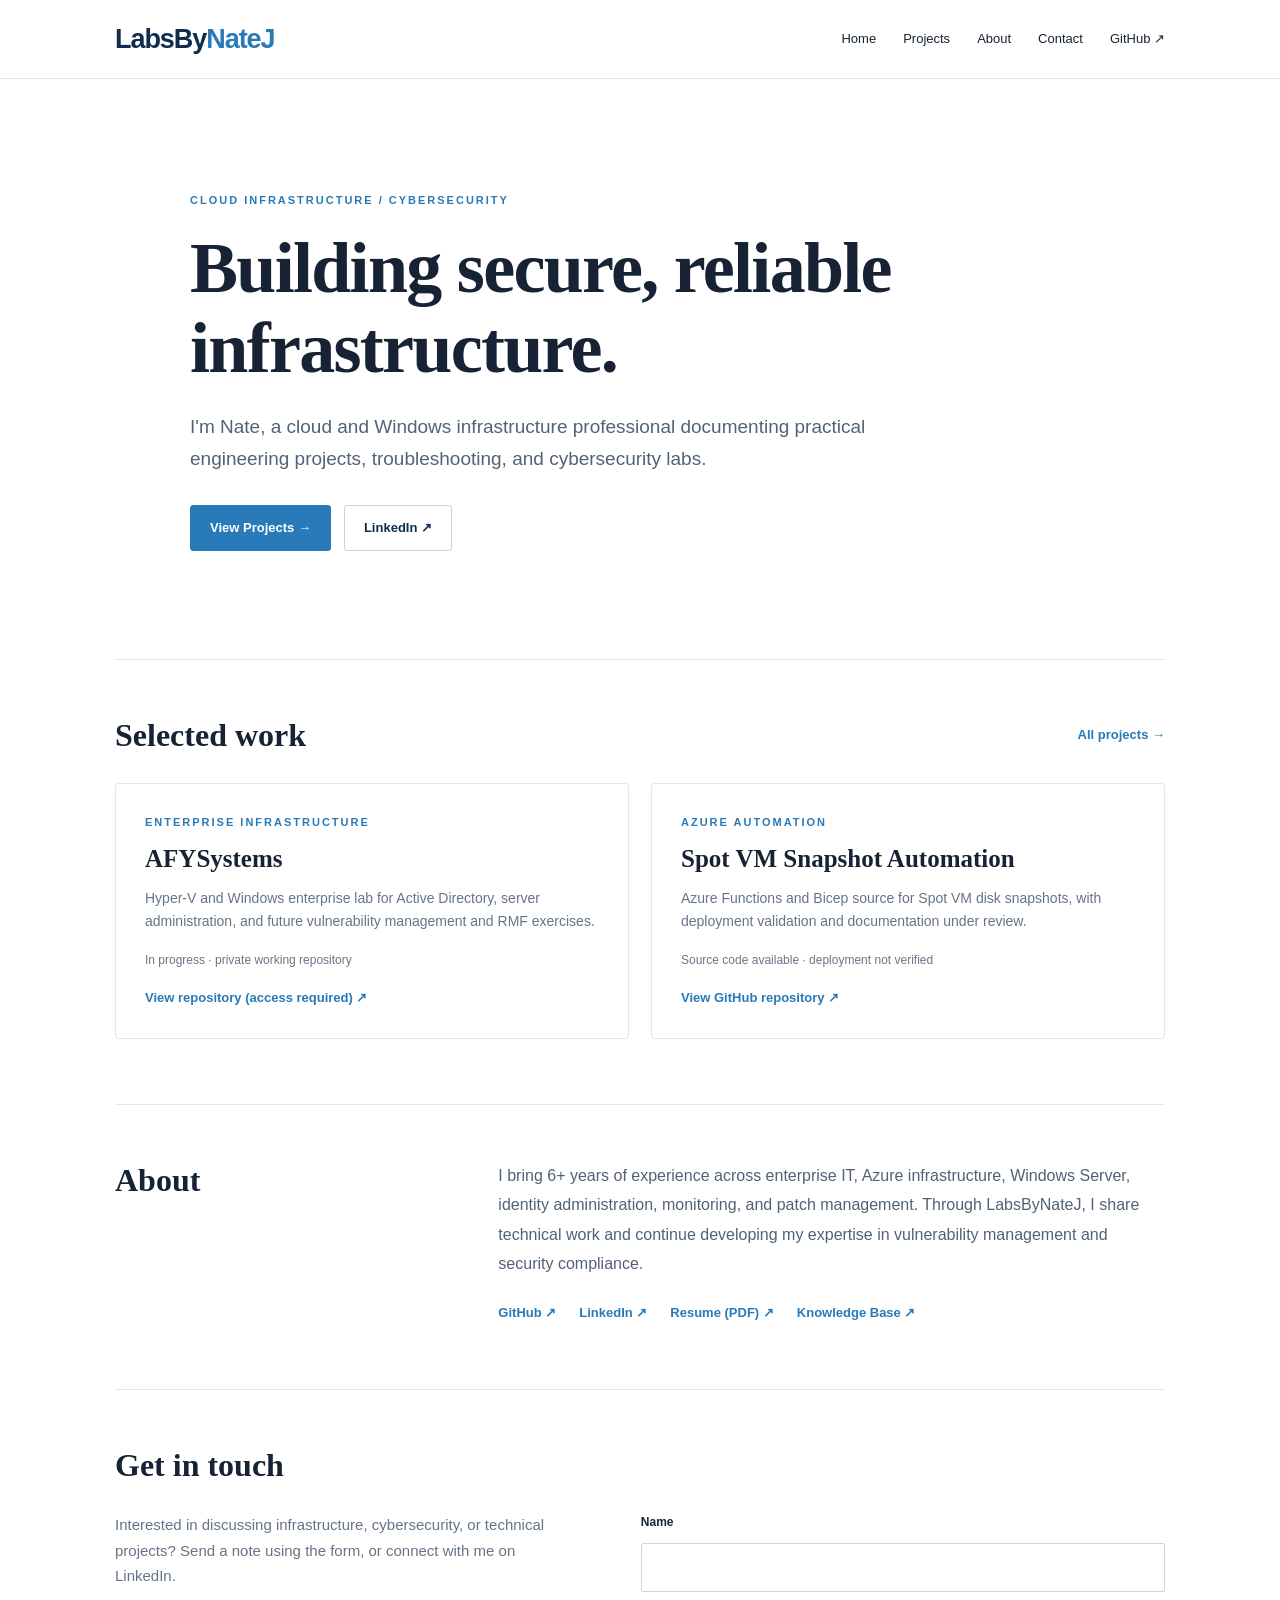
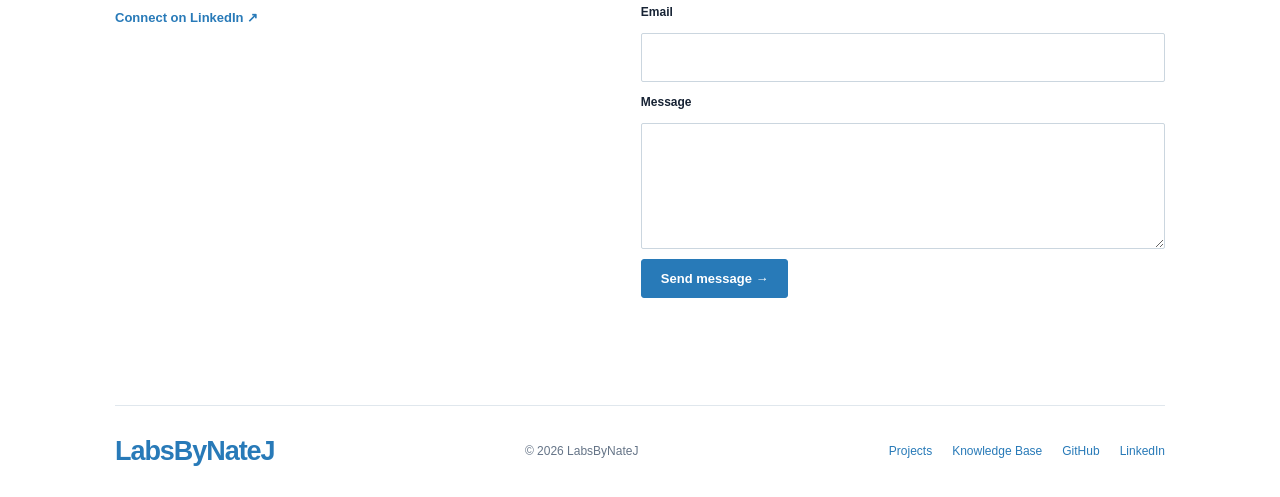
<file: index.html>
<!doctype html>
<html lang="en"><head><meta charset="utf-8"><meta name="viewport" content="width=device-width,initial-scale=1">
<title>LabsByNateJ | Cloud Infrastructure & Cybersecurity</title><meta name="description" content="Nate's enterprise Azure and Windows infrastructure experience, selected technical projects, and cybersecurity lab documentation."><meta name="theme-color" content="#ffffff"><link rel="canonical" href="https://labsbynatej.com/"><link rel="icon" type="image/svg+xml" href="/favicon.svg?v=8">
<meta property="og:title" content="LabsByNateJ | Infrastructure & Cybersecurity"><meta property="og:type" content="website"><meta property="og:url" content="https://labsbynatej.com/"><meta property="og:description" content="Cloud infrastructure, Windows systems, practical technical projects, and cybersecurity labs.">
<style>
:root{--navy:#102d4f;--blue:#287ab8;--ink:#172334;--muted:#657487;--line:#e0e7ed;--paper:#fff}
*{box-sizing:border-box}html{scroll-behavior:smooth;scroll-padding-top:85px}body{margin:0;background:var(--paper);color:var(--ink);font:15px/1.7 "Segoe UI",Arial,sans-serif}a{color:inherit;text-decoration:none}a:hover{color:var(--blue)}a:focus-visible,button:focus-visible,input:focus-visible,textarea:focus-visible{outline:3px solid #78b4e3;outline-offset:3px}.wrap{width:min(1050px,calc(100% - 48px));margin:auto}
header{border-bottom:1px solid var(--line);background:white;position:sticky;top:0;z-index:10}.nav{min-height:78px;display:flex;align-items:center;justify-content:space-between;gap:28px}.brand{font:750 27px Arial,"Helvetica Neue",sans-serif;letter-spacing:-1.05px;white-space:nowrap;color:var(--navy)}.brand span{color:var(--blue)}.navlinks{display:flex;gap:27px;align-items:center;font-size:13px}.navlinks a{padding:8px 0}.navlinks a:hover{color:var(--blue)}.menu{display:none;background:white;border:1px solid var(--line);padding:8px 12px;font:inherit;cursor:pointer}
.eyebrow{color:var(--blue);font-size:11px;font-weight:700;letter-spacing:2px;text-transform:uppercase}.hero{padding:112px 0 108px;max-width:900px}.hero h1{font:700 clamp(42px,5.7vw,72px)/1.11 Georgia,"Times New Roman",serif;letter-spacing:-1.7px;max-width:800px;margin:19px 0 22px}.hero p{font-size:19px;line-height:1.7;color:#536276;max-width:680px;margin:0}.actions{display:flex;gap:13px;align-items:center;flex-wrap:wrap;margin-top:30px}.btn{display:inline-flex;align-items:center;justify-content:center;padding:11px 19px;background:var(--blue);color:white;border:1px solid var(--blue);font-size:13px;font-weight:650;border-radius:3px;cursor:pointer}.btn:hover{background:#17649d;color:white}.btn.secondary{background:white;color:var(--navy);border-color:#c8d4df}.btn.secondary:hover{background:#f6f9fc}
.section{border-top:1px solid var(--line);padding:56px 0 65px}.section-head{display:flex;align-items:center;justify-content:space-between;gap:16px;margin-bottom:28px}.section h2{font:700 32px/1.2 Georgia,serif;margin:0}.textlink{color:var(--blue);font-size:13px;font-weight:650}.cards{display:grid;grid-template-columns:repeat(2,minmax(0,1fr));gap:22px}.project{border:1px solid var(--line);border-radius:3px;padding:29px;background:#fff;display:flex;flex-direction:column;min-height:245px;transition:border-color .18s ease,transform .18s ease}.project:hover{border-color:#91b8d5;transform:translateY(-2px)}.project h3{font:700 25px/1.25 Georgia,serif;margin:12px 0}.project p{color:var(--muted);font-size:14px;margin:0 0 16px}.status{font-size:12px;color:#677789;margin-top:auto}.project .textlink{margin-top:16px}
.about{display:grid;grid-template-columns:1fr 2fr;gap:50px}.about p{font-size:16px;color:#526276;line-height:1.85;margin:0;max-width:720px}.about-links{display:flex;gap:23px;flex-wrap:wrap;margin-top:23px}
.contact-grid{display:grid;grid-template-columns:1fr 1.15fr;gap:70px}.contact p{color:var(--muted);margin-top:0}.contact-form{display:grid;gap:10px}.contact-form label{font-size:12px;font-weight:650}.contact-form input,.contact-form textarea{width:100%;padding:11px 12px;border:1px solid #cbd6df;border-radius:2px;font:inherit}.contact-form button{justify-self:start}.form-status{min-height:20px;font-size:12px}.honeypot{position:absolute;left:-9999px}.footer{border-top:1px solid var(--line);padding:30px 0;display:flex;justify-content:space-between;gap:16px;align-items:center;color:var(--muted);font-size:12px}.footer a{color:var(--blue)}.footer-links{display:flex;gap:20px;flex-wrap:wrap}
@media(max-width:700px){.wrap{width:calc(100% - 34px)}.nav{min-height:68px;flex-wrap:wrap;gap:10px}.brand{font-size:24px}.menu{display:block;margin-left:auto}.navlinks{display:none;width:100%;flex-direction:column;align-items:stretch;gap:0;padding-bottom:12px}.navlinks.open{display:flex}.navlinks a{padding:9px 0}.hero{padding:72px 0 74px}.hero h1{font-size:44px}.hero p{font-size:17px}.section{padding:43px 0 48px}.section h2{font-size:28px}.cards,.about,.contact-grid{grid-template-columns:1fr}.about,.contact-grid{gap:23px}.project{min-height:215px}.footer{flex-wrap:wrap}}
@media(prefers-reduced-motion:reduce){html{scroll-behavior:auto}.project{transition:none}}
</style></head><body>
<header><nav class="wrap nav" aria-label="Main navigation"><a class="brand" href="/" aria-label="LabsByNateJ home">LabsBy<span>NateJ</span></a><button class="menu" id="menu" type="button" aria-expanded="false" aria-controls="navlinks">Menu ☰</button><div class="navlinks" id="navlinks"><a href="/">Home</a><a href="/projects.html">Projects</a><a href="#about">About</a><a href="#contact">Contact</a><a href="https://github.com/LabsByNateJ" target="_blank" rel="noopener noreferrer">GitHub ↗</a></div></nav></header>
<main>
<section class="wrap hero"><div class="eyebrow">Cloud infrastructure / Cybersecurity</div><h1>Building secure, reliable infrastructure.</h1><p>I'm Nate, a cloud and Windows infrastructure professional documenting practical engineering projects, troubleshooting, and cybersecurity labs.</p><div class="actions"><a class="btn" href="/projects.html">View Projects →</a><a class="btn secondary" href="https://www.linkedin.com/in/natejumriyani" target="_blank" rel="noopener noreferrer">LinkedIn ↗</a></div></section>
<section class="wrap section" id="work"><div class="section-head"><h2>Selected work</h2><a class="textlink" href="/projects.html">All projects →</a></div><div class="cards">
<article class="project"><div class="eyebrow">Enterprise infrastructure</div><h3>AFYSystems</h3><p>Hyper-V and Windows enterprise lab for Active Directory, server administration, and future vulnerability management and RMF exercises.</p><span class="status">In progress · private working repository</span><a class="textlink" href="https://github.com/LabsByNateJ/AFYSystems" target="_blank" rel="noopener noreferrer">View repository (access required) ↗</a></article>
<article class="project"><div class="eyebrow">Azure automation</div><h3>Spot VM Snapshot Automation</h3><p>Azure Functions and Bicep source for Spot VM disk snapshots, with deployment validation and documentation under review.</p><span class="status">Source code available · deployment not verified</span><a class="textlink" href="https://github.com/LabsByNateJ/spotvm-snapshot-automation" target="_blank" rel="noopener noreferrer">View GitHub repository ↗</a></article>
</div></section>
<section class="wrap section about" id="about"><h2>About</h2><div><p>I bring 6+ years of experience across enterprise IT, Azure infrastructure, Windows Server, identity administration, monitoring, and patch management. Through LabsByNateJ, I share technical work and continue developing my expertise in vulnerability management and security compliance.</p><div class="about-links"><a class="textlink" href="https://github.com/LabsByNateJ" target="_blank" rel="noopener noreferrer">GitHub ↗</a><a class="textlink" href="https://www.linkedin.com/in/natejumriyani" target="_blank" rel="noopener noreferrer">LinkedIn ↗</a><a class="textlink" href="/LabsByNateJ_Cloud_Engineer_Resume_Modern.pdf" target="_blank" rel="noopener noreferrer">Resume (PDF) ↗</a><a class="textlink" href="/notes.html">Knowledge Base ↗</a></div></div></section>
<section class="wrap section contact" id="contact"><div class="section-head"><h2>Get in touch</h2></div><div class="contact-grid"><div><p>Interested in discussing infrastructure, cybersecurity, or technical projects? Send a note using the form, or connect with me on LinkedIn.</p><a class="textlink" href="https://www.linkedin.com/in/natejumriyani" target="_blank" rel="noopener noreferrer">Connect on LinkedIn ↗</a></div><form class="contact-form" id="contact-form" action="https://formspree.io/f/mgaokzdg" method="POST"><label for="contact-name">Name</label><input id="contact-name" name="name" autocomplete="name" maxlength="120" required><label for="contact-email">Email</label><input id="contact-email" name="email" type="email" autocomplete="email" maxlength="254" required><label for="contact-message">Message</label><textarea id="contact-message" name="message" rows="4" maxlength="4000" required></textarea><input class="honeypot" type="text" name="_gotcha" tabindex="-1" autocomplete="off" aria-hidden="true"><button class="btn" type="submit" id="contact-submit">Send message →</button><p class="form-status" id="contact-status" role="status" aria-live="polite"></p></form></div></section>
</main><footer class="wrap footer"><a class="brand" href="/" aria-label="LabsByNateJ home">LabsBy<span>NateJ</span></a><span>© 2026 LabsByNateJ</span><div class="footer-links"><a href="/projects.html">Projects</a><a href="/notes.html">Knowledge Base</a><a href="https://github.com/LabsByNateJ" target="_blank" rel="noopener noreferrer">GitHub</a><a href="https://www.linkedin.com/in/natejumriyani" target="_blank" rel="noopener noreferrer">LinkedIn</a></div></footer>
<script>
const menu=document.getElementById('menu'),navlinks=document.getElementById('navlinks');menu.addEventListener('click',()=>{const open=navlinks.classList.toggle('open');menu.setAttribute('aria-expanded',String(open));});navlinks.querySelectorAll('a').forEach(a=>a.addEventListener('click',()=>{navlinks.classList.remove('open');menu.setAttribute('aria-expanded','false');}));
const form=document.getElementById('contact-form');form.addEventListener('submit',async e=>{e.preventDefault();const status=document.getElementById('contact-status'),button=document.getElementById('contact-submit');status.textContent='Sending…';button.disabled=true;try{const response=await fetch(form.action,{method:'POST',body:new FormData(form),headers:{Accept:'application/json'}});if(!response.ok)throw new Error('Request failed');form.reset();status.textContent='Your message was accepted by the contact service. Thank you!';}catch(error){status.textContent='Unable to send. Please contact me through LinkedIn.';}finally{button.disabled=false;}});
</script></body></html>
</file>
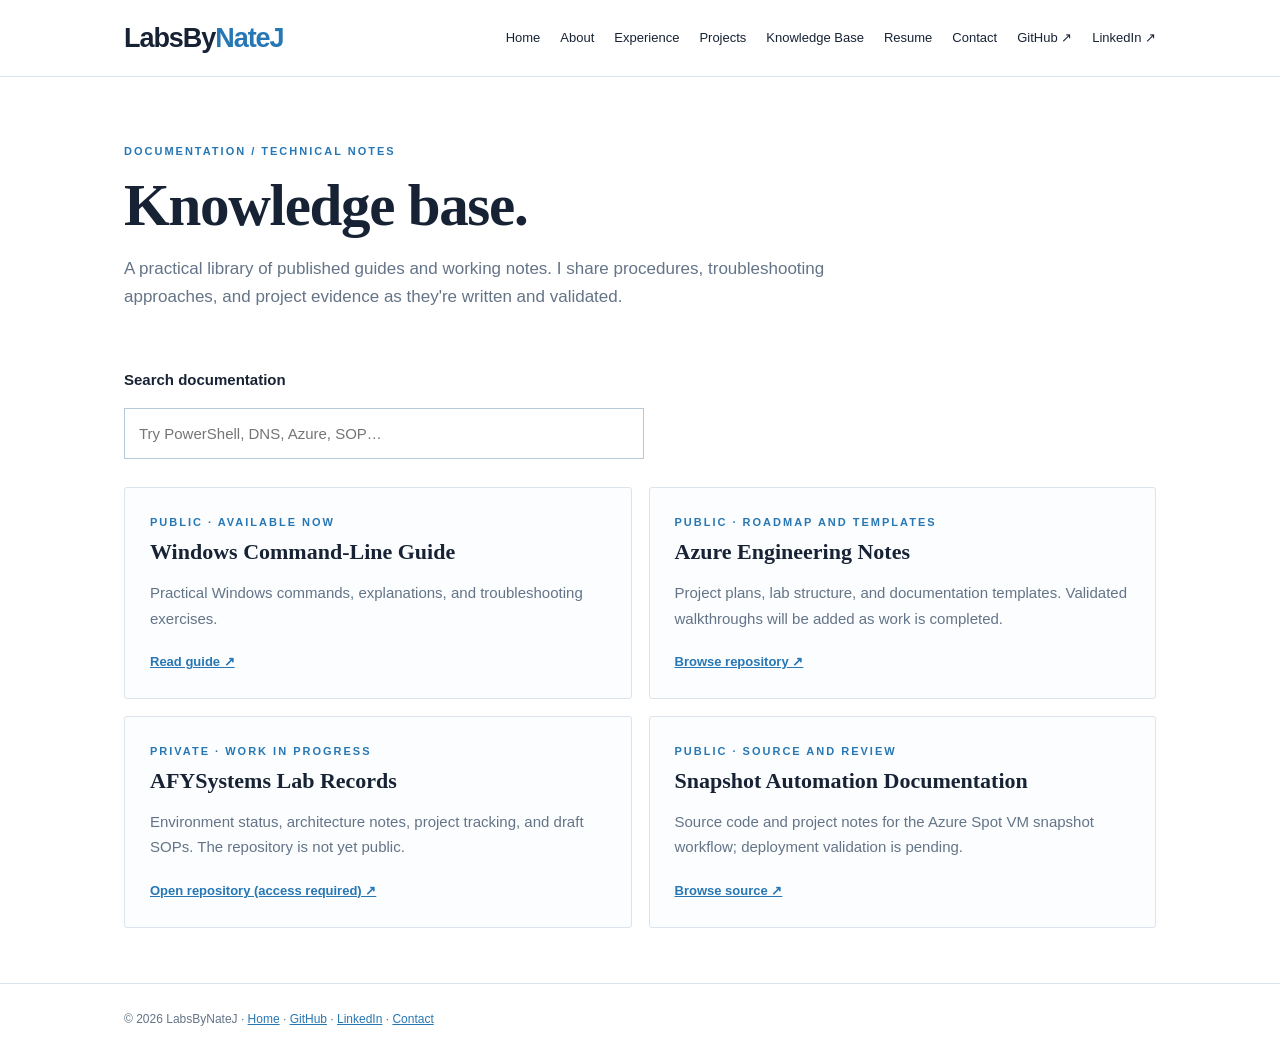
<file: notes.html>
<!doctype html><html lang="en"><head><meta charset="utf-8"><meta name="viewport" content="width=device-width,initial-scale=1"><title>Knowledge Base | LabsByNateJ</title><meta name="description" content="Windows administration, troubleshooting and Azure lab documentation from LabsByNateJ."><link rel="icon" type="image/svg+xml" href="/favicon.svg?v=8"><style>:root{--ink:#172334;--blue:#2777b4;--muted:#647487;--line:#dbe4ec}*{box-sizing:border-box}html{scroll-behavior:smooth}body{font:15px/1.7 "Segoe UI",Arial,sans-serif;color:var(--ink);margin:0;background:#fff}a{color:var(--blue)}a:hover{text-decoration:underline}.wrap{max-width:1080px;padding:0 24px;margin:auto}header{border-bottom:1px solid var(--line);background:#fff;position:sticky;top:0;z-index:5}.nav{display:flex;align-items:center;justify-content:space-between;gap:22px;min-height:76px;flex-wrap:wrap}.brand{font:750 27px "Arial", "Helvetica Neue", sans-serif;letter-spacing:-1.05px;white-space:nowrap;text-decoration:none;color:var(--ink)}.brand span{color:var(--blue)}nav .links{display:flex;gap:20px;flex-wrap:wrap}nav .links a{text-decoration:none;font-size:13px;color:var(--ink)}nav .links a:hover{color:var(--blue)}.eyebrow{font-size:11px;letter-spacing:2px;text-transform:uppercase;color:var(--blue);font-weight:700}.hero{padding:65px 0 38px}h1{font:700 clamp(38px,5vw,59px)/1.1 Georgia,serif;letter-spacing:-1.3px;margin:12px 0}h2{font:700 25px Georgia,serif}p{color:var(--muted)}.intro{max-width:720px;font-size:17px}.cards{display:grid;grid-template-columns:repeat(2,1fr);gap:17px;margin:28px 0 55px}.card{border:1px solid var(--line);padding:25px;background:#fbfdff;border-radius:3px}.card h2{font-size:22px;margin:7px 0}.status{font-size:12px;color:#5a6b7b}.tags{font-size:12px;color:#447ea9}.actions{display:flex;gap:16px;flex-wrap:wrap;margin-top:20px}.actions a{font-weight:650;font-size:13px}.filter{padding:12px 14px;width:100%;max-width:520px;border:1px solid #b5c9d9;font:inherit}footer{border-top:1px solid var(--line);padding:25px 0;margin-top:45px;color:var(--muted);font-size:12px}@media(max-width:700px){.cards{grid-template-columns:1fr}.nav{padding:15px 0}.hero{padding-top:42px}}</style></head><body><header><nav class="wrap nav" aria-label="Main navigation"><a class="brand" href="/" aria-label="LabsByNateJ homepage">LabsBy<span>NateJ</span></a><div class="links"><a href="/">Home</a><a href="/#about">About</a><a href="/#experience">Experience</a><a href="/projects.html">Projects</a><a href="/notes.html">Knowledge Base</a><a href="/#resume">Resume</a><a href="/#contact">Contact</a><a href="https://github.com/LabsByNateJ" target="_blank" rel="noopener noreferrer">GitHub ↗</a><a href="https://www.linkedin.com/in/natejumriyani" target="_blank" rel="noopener noreferrer">LinkedIn ↗</a></div></nav></header><main class="wrap"><section class="hero"><div class="eyebrow">Documentation / Technical notes</div><h1>Knowledge base.</h1><p class="intro">A practical library of published guides and working notes. I share procedures, troubleshooting approaches, and project evidence as they're written and validated.</p></section><label for="filter"><strong>Search documentation</strong></label><p><input id="filter" class="filter" type="search" placeholder="Try PowerShell, DNS, Azure, SOP…" aria-label="Search documentation"></p><div class="cards" id="cards">
<article class="card" data-search="windows powershell ping nslookup tracert dns command line troubleshooting"><div class="eyebrow">Public · Available now</div><h2>Windows Command-Line Guide</h2><p>Practical Windows commands, explanations, and troubleshooting exercises.</p><div class="actions"><a href="https://github.com/LabsByNateJ/beginner-command-line-guide" target="_blank" rel="noopener noreferrer">Read guide ↗</a></div></article>
<article class="card" data-search="azure infrastructure roadmap identity networking storage compute monitoring"><div class="eyebrow">Public · Roadmap and templates</div><h2>Azure Engineering Notes</h2><p>Project plans, lab structure, and documentation templates. Validated walkthroughs will be added as work is completed.</p><div class="actions"><a href="https://github.com/LabsByNateJ/AFYCloud" target="_blank" rel="noopener noreferrer">Browse repository ↗</a></div></article>
<article class="card" data-search="afysystems windows active directory hyper-v sop knowledge base rmf"><div class="eyebrow">Private · Work in progress</div><h2>AFYSystems Lab Records</h2><p>Environment status, architecture notes, project tracking, and draft SOPs. The repository is not yet public.</p><div class="actions"><a href="https://github.com/LabsByNateJ/AFYSystems" target="_blank" rel="noopener noreferrer">Open repository (access required) ↗</a></div></article>
<article class="card" data-search="python azure functions bicep snapshot automation source review"><div class="eyebrow">Public · Source and review</div><h2>Snapshot Automation Documentation</h2><p>Source code and project notes for the Azure Spot VM snapshot workflow; deployment validation is pending.</p><div class="actions"><a href="https://github.com/LabsByNateJ/spotvm-snapshot-automation" target="_blank" rel="noopener noreferrer">Browse source ↗</a></div></article>
</div><p id="empty" hidden>No matching notes.</p></main><footer><div class="wrap">© 2026 LabsByNateJ · <a href="/">Home</a> · <a href="https://github.com/LabsByNateJ">GitHub</a> · <a href="https://www.linkedin.com/in/natejumriyani">LinkedIn</a> · <a href="/#contact">Contact</a></div></footer><script>const f=document.getElementById('filter'),cards=[...document.querySelectorAll('.card')],empty=document.getElementById('empty');f.addEventListener('input',()=>{const q=f.value.toLowerCase().trim();let shown=0;cards.forEach(c=>{const ok=(c.textContent+' '+c.dataset.search).toLowerCase().includes(q);c.hidden=!ok;if(ok)shown++});empty.hidden=shown!==0});</script></body></html>
</file>
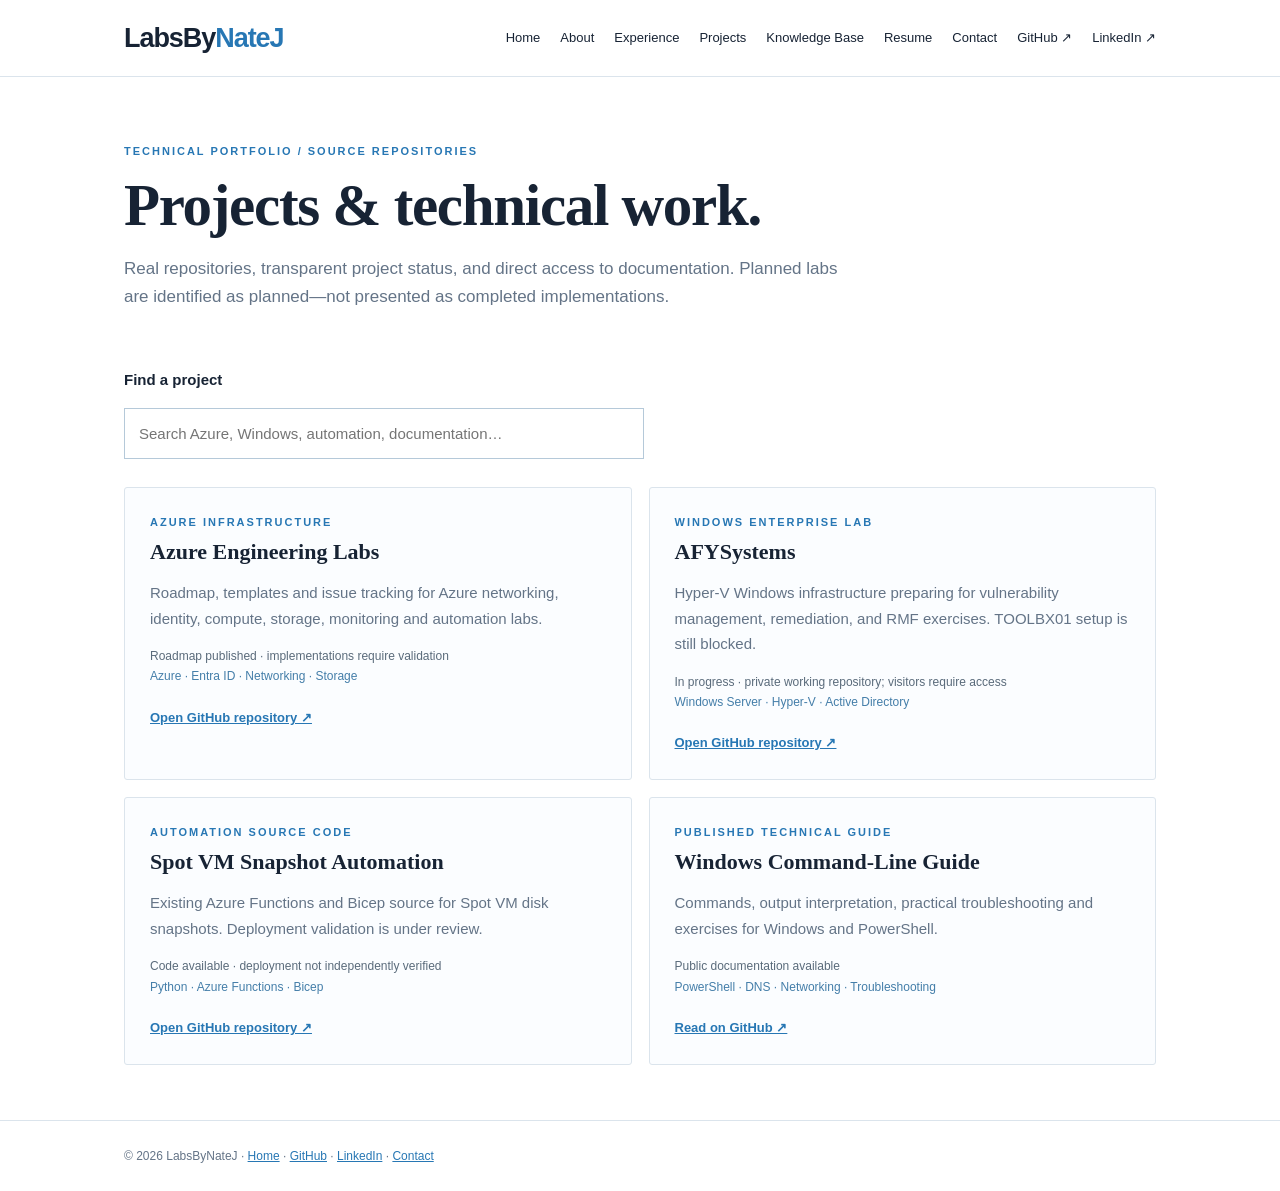
<file: projects.html>
<!doctype html><html lang="en"><head><meta charset="utf-8"><meta name="viewport" content="width=device-width,initial-scale=1"><title>Projects | LabsByNateJ</title><meta name="description" content="Explore verified GitHub repositories and in-progress infrastructure projects from LabsByNateJ."><link rel="icon" type="image/svg+xml" href="/favicon.svg?v=8"><style>:root{--ink:#172334;--blue:#2777b4;--muted:#647487;--line:#dbe4ec}*{box-sizing:border-box}html{scroll-behavior:smooth}body{font:15px/1.7 "Segoe UI",Arial,sans-serif;color:var(--ink);margin:0;background:#fff}a{color:var(--blue)}a:hover{text-decoration:underline}.wrap{max-width:1080px;padding:0 24px;margin:auto}header{border-bottom:1px solid var(--line);background:#fff;position:sticky;top:0;z-index:5}.nav{display:flex;align-items:center;justify-content:space-between;gap:22px;min-height:76px;flex-wrap:wrap}.brand{font:750 27px "Arial", "Helvetica Neue", sans-serif;letter-spacing:-1.05px;white-space:nowrap;text-decoration:none;color:var(--ink)}.brand span{color:var(--blue)}nav .links{display:flex;gap:20px;flex-wrap:wrap}nav .links a{text-decoration:none;font-size:13px;color:var(--ink)}nav .links a:hover{color:var(--blue)}.eyebrow{font-size:11px;letter-spacing:2px;text-transform:uppercase;color:var(--blue);font-weight:700}.hero{padding:65px 0 38px}h1{font:700 clamp(38px,5vw,59px)/1.1 Georgia,serif;letter-spacing:-1.3px;margin:12px 0}h2{font:700 25px Georgia,serif}p{color:var(--muted)}.intro{max-width:720px;font-size:17px}.cards{display:grid;grid-template-columns:repeat(2,1fr);gap:17px;margin:28px 0 55px}.card{border:1px solid var(--line);padding:25px;background:#fbfdff;border-radius:3px}.card h2{font-size:22px;margin:7px 0}.status{font-size:12px;color:#5a6b7b}.tags{font-size:12px;color:#447ea9}.actions{display:flex;gap:16px;flex-wrap:wrap;margin-top:20px}.actions a{font-weight:650;font-size:13px}.filter{padding:12px 14px;width:100%;max-width:520px;border:1px solid #b5c9d9;font:inherit}footer{border-top:1px solid var(--line);padding:25px 0;margin-top:45px;color:var(--muted);font-size:12px}@media(max-width:700px){.cards{grid-template-columns:1fr}.nav{padding:15px 0}.hero{padding-top:42px}}</style></head><body><header><nav class="wrap nav" aria-label="Main navigation"><a class="brand" href="/" aria-label="LabsByNateJ homepage">LabsBy<span>NateJ</span></a><div class="links"><a href="/">Home</a><a href="/#about">About</a><a href="/#experience">Experience</a><a href="/projects.html">Projects</a><a href="/notes.html">Knowledge Base</a><a href="/#resume">Resume</a><a href="/#contact">Contact</a><a href="https://github.com/LabsByNateJ" target="_blank" rel="noopener noreferrer">GitHub ↗</a><a href="https://www.linkedin.com/in/natejumriyani" target="_blank" rel="noopener noreferrer">LinkedIn ↗</a></div></nav></header><main class="wrap"><section class="hero"><div class="eyebrow">Technical portfolio / Source repositories</div><h1>Projects &amp; technical work.</h1><p class="intro">Real repositories, transparent project status, and direct access to documentation. Planned labs are identified as planned—not presented as completed implementations.</p></section><label for="filter"><strong>Find a project</strong></label><p><input id="filter" class="filter" type="search" placeholder="Search Azure, Windows, automation, documentation…" aria-label="Search projects"></p><div class="cards" id="cards">
<article class="card" data-search="azure cloud networking identity compute storage monitoring"><div class="eyebrow">Azure infrastructure</div><h2>Azure Engineering Labs</h2><p>Roadmap, templates and issue tracking for Azure networking, identity, compute, storage, monitoring and automation labs.</p><div class="status">Roadmap published · implementations require validation</div><div class="tags">Azure · Entra ID · Networking · Storage</div><div class="actions"><a href="https://github.com/LabsByNateJ/AFYCloud" target="_blank" rel="noopener noreferrer">Open GitHub repository ↗</a></div></article>
<article class="card" data-search="afysystems windows hyper-v active directory dns vulnerability rmf toolbx01"><div class="eyebrow">Windows enterprise lab</div><h2>AFYSystems</h2><p>Hyper-V Windows infrastructure preparing for vulnerability management, remediation, and RMF exercises. TOOLBX01 setup is still blocked.</p><div class="status">In progress · private working repository; visitors require access</div><div class="tags">Windows Server · Hyper-V · Active Directory</div><div class="actions"><a href="https://github.com/LabsByNateJ/AFYSystems" target="_blank" rel="noopener noreferrer">Open GitHub repository ↗</a></div></article>
<article class="card" data-search="spot vm snapshots python azure functions bicep automation"><div class="eyebrow">Automation source code</div><h2>Spot VM Snapshot Automation</h2><p>Existing Azure Functions and Bicep source for Spot VM disk snapshots. Deployment validation is under review.</p><div class="status">Code available · deployment not independently verified</div><div class="tags">Python · Azure Functions · Bicep</div><div class="actions"><a href="https://github.com/LabsByNateJ/spotvm-snapshot-automation" target="_blank" rel="noopener noreferrer">Open GitHub repository ↗</a></div></article>
<article class="card" data-search="windows command line powershell ping nslookup tracert troubleshooting guide"><div class="eyebrow">Published technical guide</div><h2>Windows Command-Line Guide</h2><p>Commands, output interpretation, practical troubleshooting and exercises for Windows and PowerShell.</p><div class="status">Public documentation available</div><div class="tags">PowerShell · DNS · Networking · Troubleshooting</div><div class="actions"><a href="https://github.com/LabsByNateJ/beginner-command-line-guide" target="_blank" rel="noopener noreferrer">Read on GitHub ↗</a></div></article>
</div><p id="empty" hidden>No matching projects. Try another keyword.</p></main><footer><div class="wrap">© 2026 LabsByNateJ · <a href="/">Home</a> · <a href="https://github.com/LabsByNateJ">GitHub</a> · <a href="https://www.linkedin.com/in/natejumriyani">LinkedIn</a> · <a href="/#contact">Contact</a></div></footer><script>const f=document.getElementById('filter'),cards=[...document.querySelectorAll('.card')],empty=document.getElementById('empty');f.addEventListener('input',()=>{const q=f.value.toLowerCase().trim();let shown=0;cards.forEach(c=>{const ok=(c.textContent+' '+c.dataset.search).toLowerCase().includes(q);c.hidden=!ok;if(ok)shown++});empty.hidden=shown!==0});</script></body></html>
</file>
